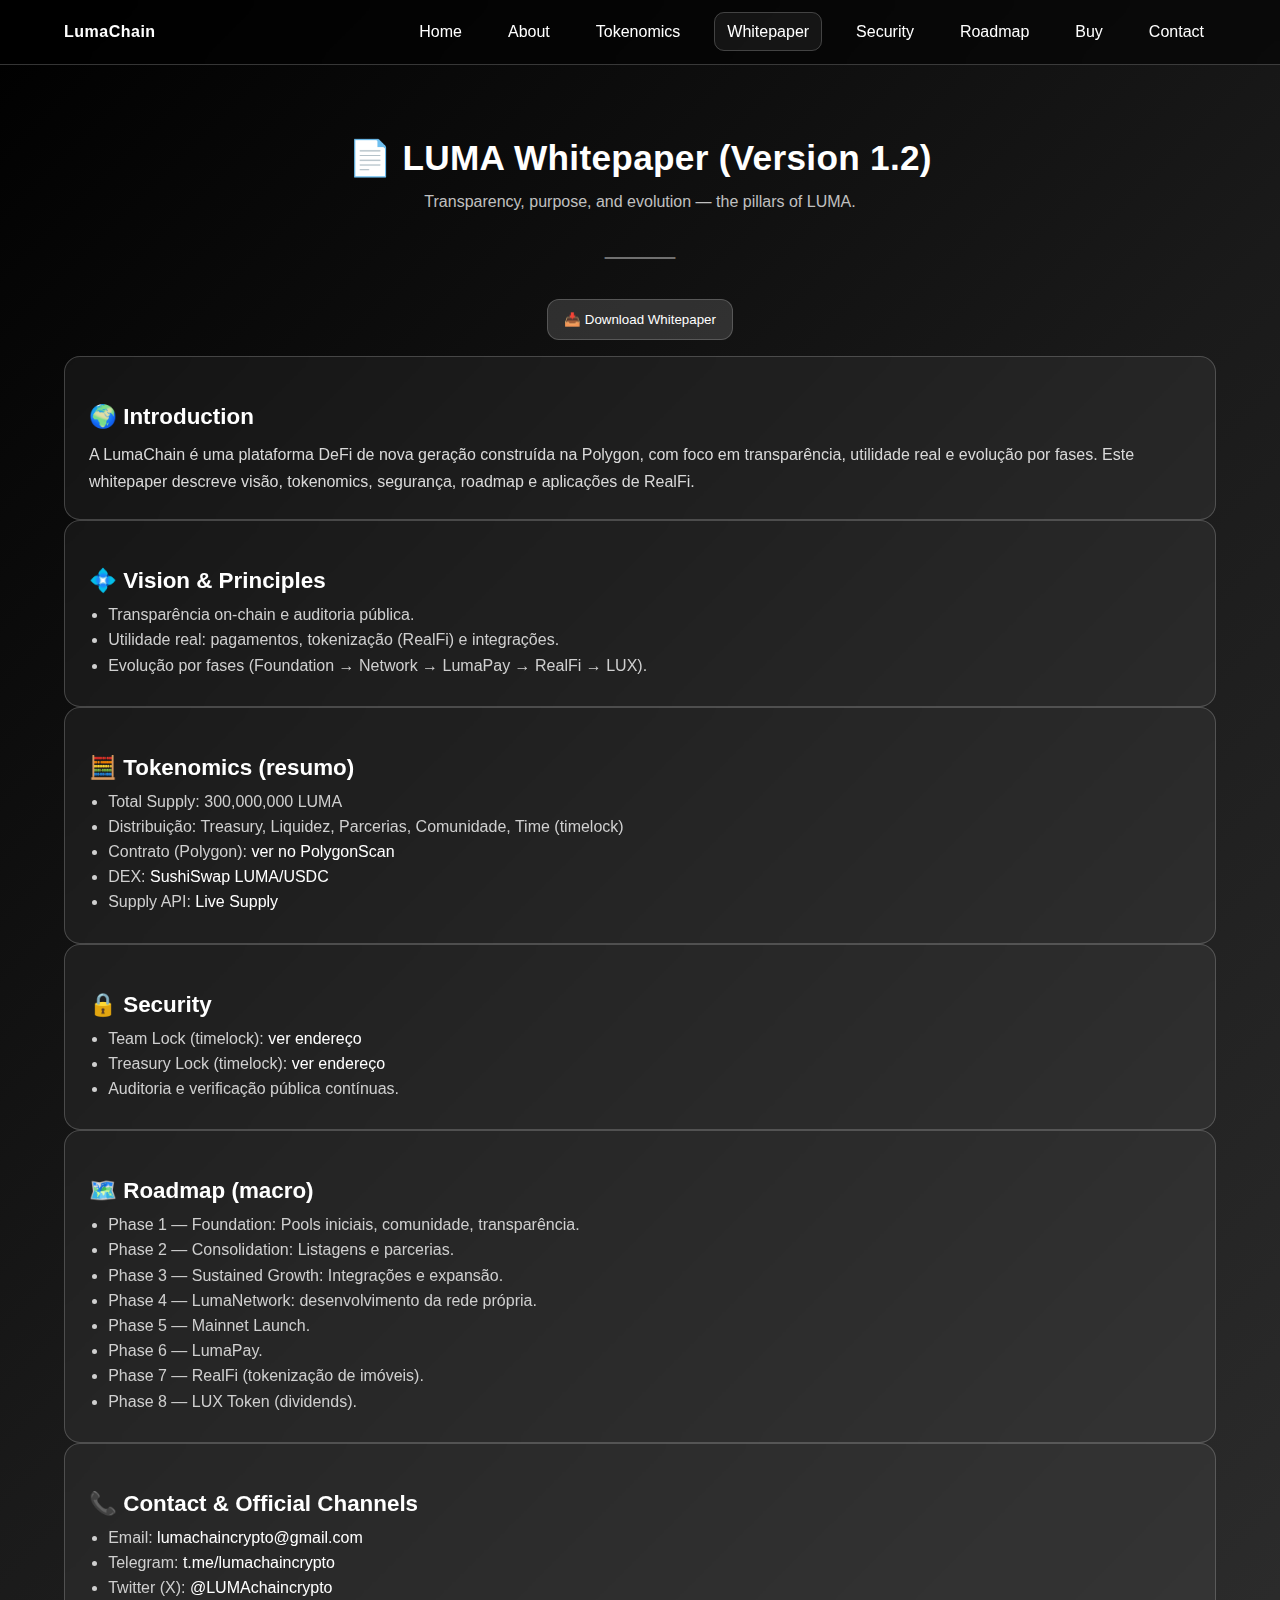
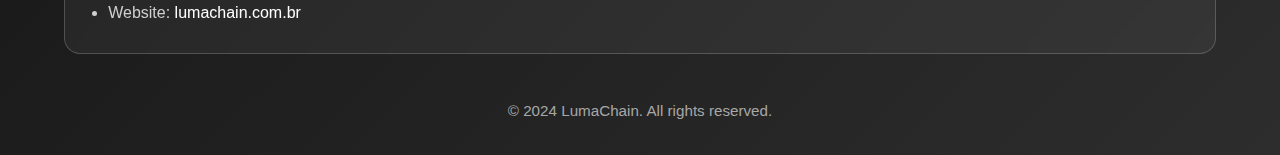
<file: whitepaper.html>
<!DOCTYPE html>
<html lang="pt-BR">
<head>
  <meta charset="UTF-8" />
  <meta name="viewport" content="width=device-width, initial-scale=1.0"/>
  <title>LumaChain — Whitepaper</title>

  <!-- Favicon -->
  <link rel="icon" type="image/x-icon" href="favicon.ico"/>

  <!-- (Opcional) Fonte Inter / Segoe UI já funciona bem sem importar nada -->
  <style>
    /* ====== Base (dark / silver) ====== */
    :root{
      --bg1:#000000; --bg2:#1a1a1a; --bg3:#2d2d2d;
      --text:#ffffff; --muted:#c0c0c0; --silver:rgba(192,192,192,.25);
      --border:rgba(192,192,192,.28);
      --accent:#c0c0c0;
    }
    *{box-sizing:border-box;margin:0;padding:0}
    body{
      font-family:'Inter','Segoe UI', Tahoma, Geneva, Verdana, sans-serif;
      color:var(--text);
      background: linear-gradient(135deg, var(--bg1) 0%, var(--bg2) 50%, var(--bg3) 100%);
      -webkit-font-smoothing:antialiased; -moz-osx-font-smoothing:grayscale;
    }
    a{color:#fff; text-decoration:none}
    a:hover{color:#cfcfcf}
    .container{max-width:1200px; margin:0 auto; padding: 0 24px}

    /* ====== Navbar ====== */
    .navbar{
      position:sticky; top:0; z-index:50;
      background:rgba(0,0,0,.55); backdrop-filter:blur(12px);
      border-bottom:1px solid var(--border);
    }
    .nav-inner{display:flex; align-items:center; justify-content:space-between; height:64px}
    .logo{font-weight:800; letter-spacing:.5px; cursor:pointer}
    .nav-links{display:flex; gap:22px; list-style:none}
    .nav-links a{padding:10px 12px; border-radius:10px; transition:.2s}
    .nav-links a.active, .nav-links a:hover{
      background:rgba(255,255,255,.06); border:1px solid var(--border)
    }

    /* ====== Hero / header ====== */
    .hero{
      padding:72px 0 16px;
      text-align:center;
    }
    .hero h1{font-size:2.2rem; letter-spacing:.3px}
    .hero p{margin-top:10px; color:var(--muted)}
    .rule{ text-align:center; color:#c0c0c0; opacity:.55; margin:28px 0; font-size:24px}

    /* ====== Cards / sections ====== */
    .section{padding:28px 0}
    .card{
      background: rgba(255,255,255,.05);
      border:1px solid var(--border);
      border-radius:16px;
      padding:24px;
      transition:.25s; backdrop-filter: blur(10px);
    }
    .card:hover{transform:translateY(-3px); border-color:rgba(192,192,192,.45)}

    .btns{display:flex; gap:12px; justify-content:center; flex-wrap:wrap}
    .btn{
      display:inline-flex; align-items:center; justify-content:center; gap:8px;
      padding:12px 16px; border-radius:12px; border:1px solid var(--border);
      background:rgba(255,255,255,.06); color:#fff; cursor:pointer; transition:.2s;
    }
    .btn.primary{background:rgba(192,192,192,.18)}
    .btn:hover{transform:translateY(-2px); border-color:rgba(192,192,192,.5)}

    /* ====== Content blocks ====== */
    h2{font-size:1.4rem; margin:22px 0 12px}
    p{color:#d9d9d9; line-height:1.65}
    .muted{color:#b8b8b8}
    ul{margin-left:1.2rem; color:#cfcfcf}
    li{margin:.45rem 0}

    /* ====== Footer ====== */
    footer{margin:48px 0 36px; text-align:center; color:#a7a7a7; font-size:.95rem}
  </style>

  <!-- Se você já usa um script.js no projeto, pode incluir aqui também -->
  <script defer src="script.js"></script>
  <script>
    // Fallback do botão "Download Whitepaper" caso script.js não tenha a função
    function downloadWhitepaper(){
      const content = `
LumaChain Whitepaper

Executive Summary
LumaChain is a next-generation decentralized finance platform built on Polygon.

[Demo content] — Substitua por PDF real quando disponível.
`;
      const blob = new Blob([content], {type:'text/plain'});
      const url = URL.createObjectURL(blob);
      const a = document.createElement('a');
      a.href = url; a.download = 'LumaChain-Whitepaper.txt';
      document.body.appendChild(a); a.click();
      document.body.removeChild(a); URL.revokeObjectURL(url);
    }
  </script>
</head>
<body>

  <!-- Navbar (igual ao site principal) -->
  <header class="navbar">
    <div class="container nav-inner">
      <a class="logo" href="index.html">LumaChain</a>
      <ul class="nav-links">
        <li><a href="index.html">Home</a></li>
        <li><a href="index.html#about">About</a></li>
        <li><a href="index.html#tokenomics">Tokenomics</a></li>
        <li><a class="active" href="whitepaper.html">Whitepaper</a></li>
        <li><a href="index.html#security">Security</a></li>
        <li><a href="index.html#roadmap">Roadmap</a></li>
        <li><a href="index.html#buy">Buy</a></li>
        <li><a href="index.html#contact">Contact</a></li>
      </ul>
    </div>
  </header>

  <!-- Hero -->
  <section class="hero">
    <div class="container">
      <h1>📄 LUMA Whitepaper (Version 1.2)</h1>
      <p class="muted">Transparency, purpose, and evolution — the pillars of LUMA.</p>
      <div class="rule">⸻</div>
      <div class="btns" style="margin-top:6px">
        <button class="btn primary" onclick="downloadWhitepaper()">📥 Download Whitepaper</button>
        <!-- Quando tiver o PDF real, troque a linha acima por:
        <a class="btn primary" href="whitepaper.pdf" target="_blank" rel="noopener">📥 Download PDF</a>
        -->
      </div>
    </div>
  </section>

  <!-- Conteúdo do whitepaper (copie/cole aqui o texto que você já tem no site) -->
  <main class="container">
    <section class="section card">
      <h2>🌍 Introduction</h2>
      <p>
        A LumaChain é uma plataforma DeFi de nova geração construída na Polygon, com foco em
        transparência, utilidade real e evolução por fases. Este whitepaper descreve visão,
        tokenomics, segurança, roadmap e aplicações de RealFi.
      </p>
    </section>

    <section class="section card">
      <h2>💠 Vision & Principles</h2>
      <ul>
        <li>Transparência on-chain e auditoria pública.</li>
        <li>Utilidade real: pagamentos, tokenização (RealFi) e integrações.</li>
        <li>Evolução por fases (Foundation → Network → LumaPay → RealFi → LUX).</li>
      </ul>
    </section>

    <section class="section card">
      <h2>🧮 Tokenomics (resumo)</h2>
      <ul>
        <li>Total Supply: 300,000,000 LUMA</li>
        <li>Distribuição: Treasury, Liquidez, Parcerias, Comunidade, Time (timelock)</li>
        <li>Contrato (Polygon): <a href="https://polygonscan.com/token/0x453453096e669a8a.faA55bd64b" target="_blank" rel="noopener">ver no PolygonScan</a></li>
        <li>DEX: <a href="https://dexscreener.com/polygon/0xEbAd4840bf2a7eEEB64918Bb71F48ab9db4400cE" target="_blank" rel="noopener">SushiSwap LUMA/USDC</a></li>
        <li>Supply API: <a href="https://sweet-kringle-898f12.netlify.app/supply.json" target="_blank" rel="noopener">Live Supply</a></li>
      </ul>
    </section>

    <section class="section card">
      <h2>🔒 Security</h2>
      <ul>
        <li>Team Lock (timelock): <a href="https://polygonscan.com/address/0xeb92f951f5a486e8d65569e737baf5b5fd494284" target="_blank" rel="noopener">ver endereço</a></li>
        <li>Treasury Lock (timelock): <a href="https://polygonscan.com/address/0xE022379FbA9E3CE816DC973494791072b3ebE5C9" target="_blank" rel="noopener">ver endereço</a></li>
        <li>Auditoria e verificação pública contínuas.</li>
      </ul>
    </section>

    <section class="section card">
      <h2>🗺️ Roadmap (macro)</h2>
      <ul>
        <li>Phase 1 — Foundation: Pools iniciais, comunidade, transparência.</li>
        <li>Phase 2 — Consolidation: Listagens e parcerias.</li>
        <li>Phase 3 — Sustained Growth: Integrações e expansão.</li>
        <li>Phase 4 — LumaNetwork: desenvolvimento da rede própria.</li>
        <li>Phase 5 — Mainnet Launch.</li>
        <li>Phase 6 — LumaPay.</li>
        <li>Phase 7 — RealFi (tokenização de imóveis).</li>
        <li>Phase 8 — LUX Token (dividends).</li>
      </ul>
    </section>

    <section class="section card">
      <h2>📞 Contact & Official Channels</h2>
      <ul>
        <li>Email: <a href="mailto:lumachaincrypto@gmail.com">lumachaincrypto@gmail.com</a></li>
        <li>Telegram: <a href="https://t.me/lumachaincrypto" target="_blank" rel="noopener">t.me/lumachaincrypto</a></li>
        <li>Twitter (X): <a href="https://twitter.com/LUMAchaincrypto" target="_blank" rel="noopener">@LUMAchaincrypto</a></li>
        <li>Website: <a href="https://www.lumachain.com.br" target="_blank" rel="noopener">lumachain.com.br</a></li>
      </ul>
    </section>
  </main>

  <footer>
    © 2024 LumaChain. All rights reserved.
  </footer>
</body>
</html>
</file>
